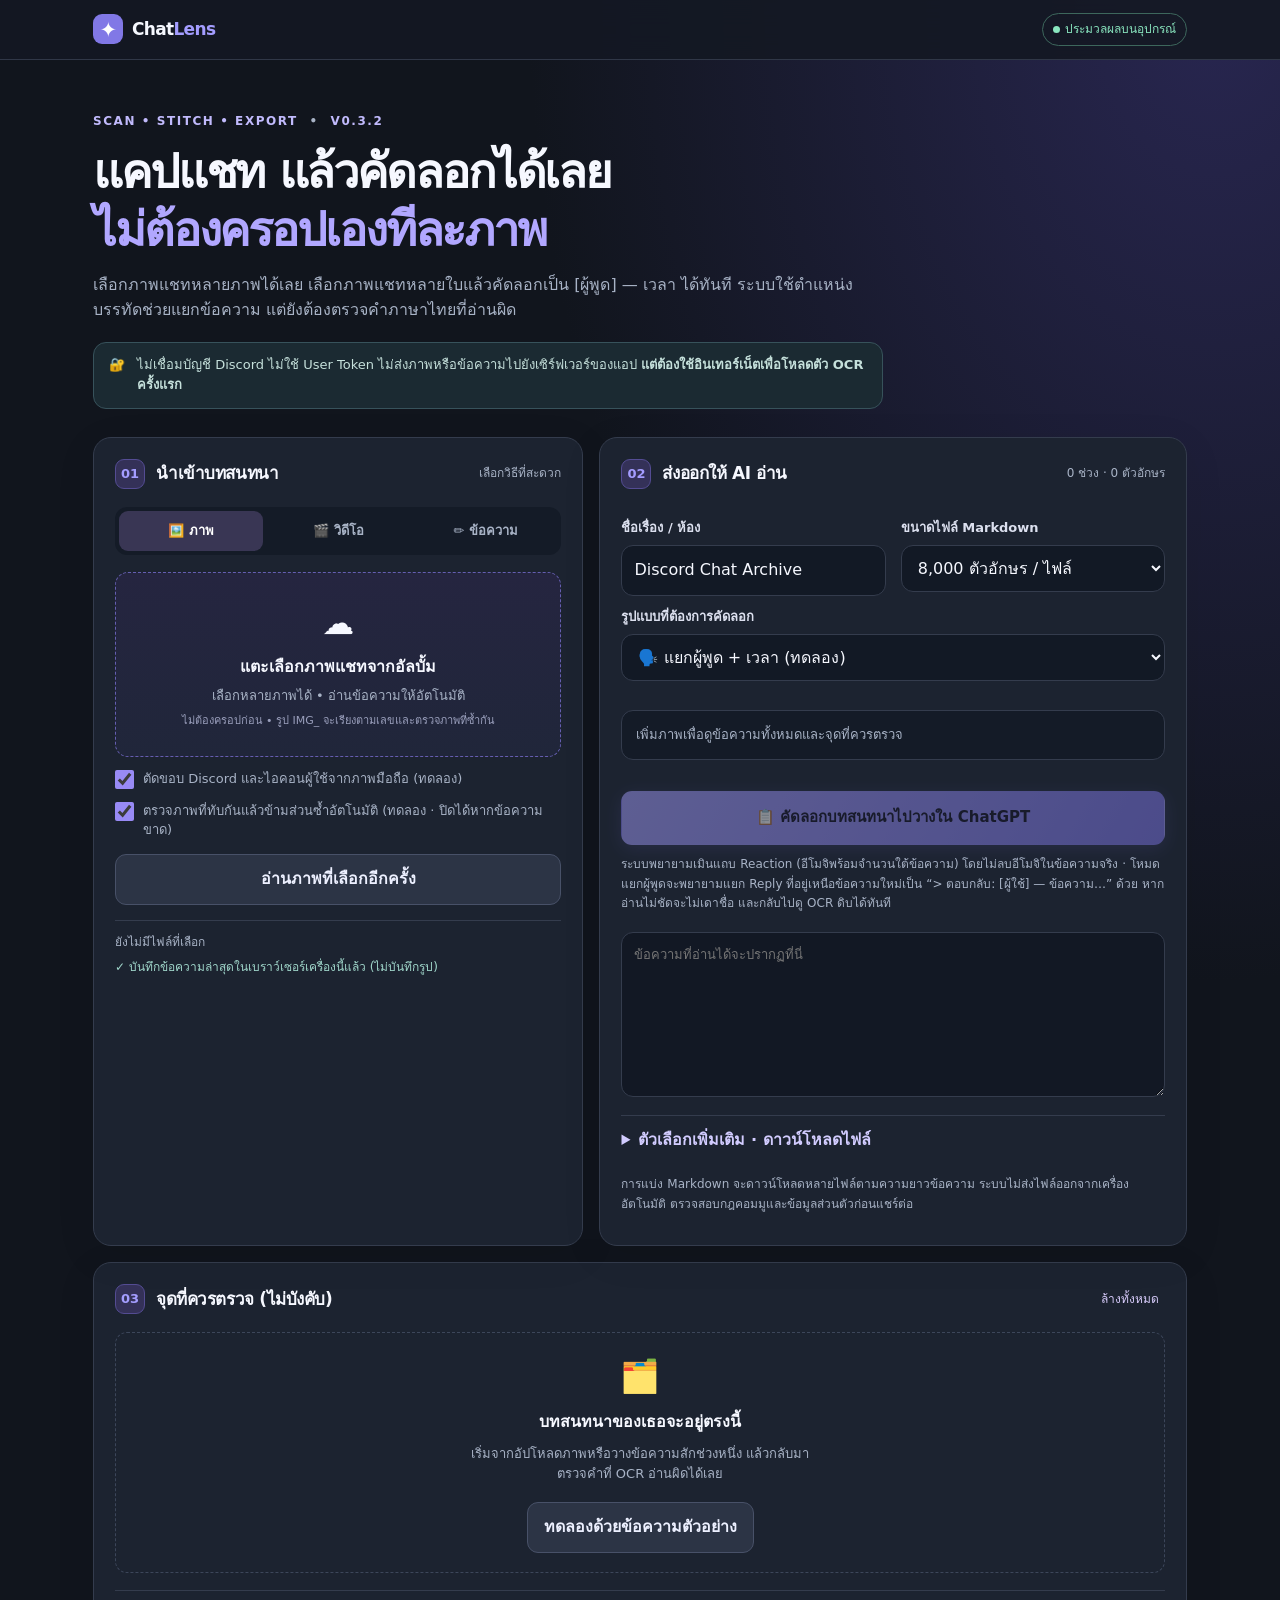
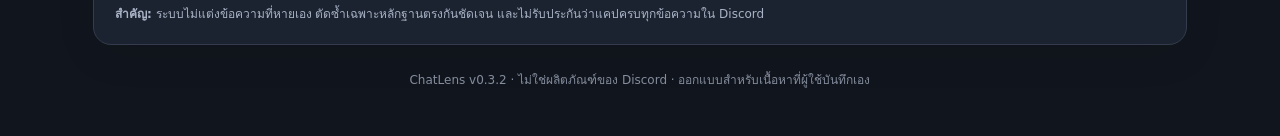
<file: index.html>
<!doctype html>
<html lang="th">
<head>
  <meta charset="utf-8">
  <meta name="viewport" content="width=device-width,initial-scale=1,viewport-fit=cover">
  <meta name="theme-color" content="#141923">
  <meta name="description" content="จัดเก็บข้อความจากภาพ วิดีโอ และข้อความที่คุณบันทึกเองจาก Discord โดยไม่ต้องใช้ Token">
  <title>ChatLens — Chat OCR to AI</title>
  <link rel="icon" href="icon.svg" type="image/svg+xml">
  <link rel="stylesheet" href="styles.css">
</head>
<body>
  <header class="topbar">
    <div class="top-inner">
      <a class="brand" href="#home" aria-label="ChatLens หน้าหลัก"><span class="brand-icon">✦</span><span>Chat<span class="brand-muted">Lens</span></span></a>
      <span class="privacy-pill"><span class="privacy-dot"></span>ประมวลผลบนอุปกรณ์</span>
    </div>
  </header>
  <main id="home" class="layout">
    <section class="hero">
      <div class="eyebrow">SCAN • STITCH • EXPORT <span>•</span> V0.3.2</div>
      <h1>แคปแชท แล้วคัดลอกได้เลย<br><span>ไม่ต้องครอปเองทีละภาพ</span></h1>
      <p>เลือกภาพแชทหลายภาพได้เลย เลือกภาพแชทหลายใบแล้วคัดลอกเป็น [ผู้พูด] — เวลา ได้ทันที ระบบใช้ตำแหน่งบรรทัดช่วยแยกข้อความ แต่ยังต้องตรวจคำภาษาไทยที่อ่านผิด</p>
      <div class="callout"><span>🔐</span><span>ไม่เชื่อมบัญชี Discord ไม่ใช้ User Token ไม่ส่งภาพหรือข้อความไปยังเซิร์ฟเวอร์ของแอป <strong>แต่ต้องใช้อินเทอร์เน็ตเพื่อโหลดตัว OCR ครั้งแรก</strong></span></div>
    </section>
    <div class="workspace">
      <section class="panel import-panel" aria-labelledby="import-title">
        <div class="panel-heading"><div><span class="step-number">01</span><h2 id="import-title">นำเข้าบทสนทนา</h2></div><span class="subtle">เลือกวิธีที่สะดวก</span></div>
        <div class="tabs" role="tablist" aria-label="วิธีนำเข้า">
          <button id="tab-image" class="tab active" type="button" role="tab" aria-selected="true" aria-controls="panel-image">🖼️ ภาพ</button>
          <button id="tab-video" class="tab" type="button" role="tab" aria-selected="false" aria-controls="panel-video">🎬 วิดีโอ <small>ทดลอง</small></button>
          <button id="tab-text" class="tab" type="button" role="tab" aria-selected="false" aria-controls="panel-text">✏️ ข้อความ</button>
        </div>
        <div id="panel-image" class="tab-panel">
          <label class="upload-box" for="image-input"><span class="upload-emoji">☁️</span><strong>แตะเลือกภาพแชทจากอัลบั้ม</strong><span>เลือกหลายภาพได้ • อ่านข้อความให้อัตโนมัติ</span><em>ไม่ต้องครอปก่อน • รูป IMG_ จะเรียงตามเลขและตรวจภาพที่ซ้ำกัน</em></label>
          <input id="image-input" type="file" accept="image/png,image/jpeg,image/webp,image/*" multiple hidden>
          <label class="toggle-line"><input id="auto-crop" type="checkbox" checked> ตัดขอบ Discord และไอคอนผู้ใช้จากภาพมือถือ (ทดลอง)</label>
           <label class="toggle-line"><input id="visual-overlap" type="checkbox" checked> ตรวจภาพที่ทับกันแล้วข้ามส่วนซ้ำอัตโนมัติ (ทดลอง · ปิดได้หากข้อความขาด)</label>
          <button id="start-image" class="secondary full" type="button">อ่านภาพที่เลือกอีกครั้ง</button>
        </div>
        <div id="panel-video" class="tab-panel" hidden>
          <label class="upload-box" for="video-input"><span class="upload-emoji">▶</span><strong>แตะเพื่อเลือกวิดีโอ</strong><span>MP4, MOV, WebM ขึ้นอยู่กับเบราว์เซอร์</span><em>ไม่รองรับทุก codec บนมือถือ · เหมาะกับคลิปสั้น</em></label>
          <input id="video-input" type="file" accept="video/*,.mp4,.mov,.webm" hidden>
          <label class="field-label" for="interval">อ่านภาพทุก ๆ กี่วินาที</label>
          <select id="interval"><option value="0.5">0.5 วินาที (ละเอียด ช้า)</option><option value="1" selected>1 วินาที (แนะนำ)</option><option value="2">2 วินาที (เร็ว อาจข้ามข้อความ)</option></select>
          <p class="hint">สูงสุด 48 เฟรมต่อรอบ หากคลิปยาวจะอ่านเพียงช่วงต้น โปรดแบ่งคลิปก่อนนำเข้า และเลื่อนแชทช้า ๆ ให้เฟรมซ้อนทับกัน</p>
          <button id="start-video" class="primary full" type="button">ลองอ่านข้อความจากวิดีโอ</button>
        </div>
        <div id="panel-text" class="tab-panel" hidden>
          <label class="field-label" for="pasted-text">วางบทสนทนา</label>
          <textarea id="pasted-text" rows="7" placeholder="วางข้อความ Discord ที่คัดลอกไว้ตรงนี้..." spellcheck="false"></textarea>
          <button id="add-text" class="primary full" type="button">เพิ่มข้อความลงคลัง</button>
        </div>
        <div class="file-summary" id="file-summary" aria-live="polite">ยังไม่มีไฟล์ที่เลือก</div><div class="subtle save-state" id="save-state" role="status">บันทึกข้อความที่อ่านได้ไว้บนอุปกรณ์นี้อัตโนมัติ (ไม่บันทึกรูป)</div>
        <div class="progress" id="progress-box" hidden><div class="progress-header"><span id="status-label">กำลังประมวลผล...</span><span id="progress-number">0%</span></div><div class="progress-track"><div id="progress-bar"></div></div></div>
      </section>

      <section class="panel export-panel" aria-labelledby="export-title">
      <div class="panel-heading"><div><span class="step-number">02</span><h2 id="export-title">ส่งออกให้ AI อ่าน</h2></div><span id="export-stats" class="subtle">0 ช่วง</span></div>
      <div class="export-grid">
        <div><label class="field-label" for="archive-title">ชื่อเรื่อง / ห้อง</label><input id="archive-title" value="Discord Chat Archive" maxlength="100"></div>
        <div><label class="field-label" for="chunk-size">ขนาดไฟล์ Markdown</label><select id="chunk-size"><option value="4000">4,000 ตัวอักษร / ไฟล์</option><option value="8000" selected>8,000 ตัวอักษร / ไฟล์</option><option value="15000">15,000 ตัวอักษร / ไฟล์</option></select></div>
      </div>
      <label class="field-label" for="output-format">รูปแบบที่ต้องการคัดลอก</label>
      <select id="output-format" class="output-format"><option value="structured" selected>🗣️ แยกผู้พูด + เวลา (ทดลอง)</option><option value="raw">📝 ข้อความ OCR ดิบ (ต้นฉบับ)</option></select>
      <div id="merge-summary" class="merge-summary">เพิ่มข้อความเพื่อดูผลรวมและรอยต่อที่ยังไม่ยืนยัน</div>
      <button id="copy-text" class="primary full copy-main" type="button" disabled>📋 คัดลอกบทสนทนาไปวางใน ChatGPT</button>
      <p class="hint">ระบบพยายามเมินแถบ Reaction (อีโมจิพร้อมจำนวนใต้ข้อความ) โดยไม่ลบอีโมจิในข้อความจริง · โหมดแยกผู้พูดจะพยายามแยก Reply ที่อยู่เหนือข้อความใหม่เป็น “> ตอบกลับ: [ผู้ใช้] — ข้อความ…” ด้วย หากอ่านไม่ชัดจะไม่เดาชื่อ และกลับไปดู OCR ดิบได้ทันที</p>
      <textarea id="merged-preview" rows="7" readonly aria-label="ข้อความทั้งหมดที่พร้อมคัดลอก" placeholder="ข้อความที่อ่านได้จะปรากฏที่นี่"></textarea>
      <details class="download-options"><summary>ตัวเลือกเพิ่มเติม · ดาวน์โหลดไฟล์</summary>
        <div class="action-row"><button id="export-md" class="secondary" type="button" disabled>Markdown</button><button id="export-txt" class="secondary" type="button" disabled>TXT</button><button id="export-json" class="secondary" type="button" disabled>JSON</button></div>
      </details>
      <p class="hint">การแบ่ง Markdown จะดาวน์โหลดหลายไฟล์ตามความยาวข้อความ ระบบไม่ส่งไฟล์ออกจากเครื่องอัตโนมัติ ตรวจสอบกฎคอมมูและข้อมูลส่วนตัวก่อนแชร์ต่อ</p>
    </section>
    </div>
    <section class="panel review-panel" aria-labelledby="review-title">
        <div class="panel-heading"><div><span class="step-number">03</span><h2 id="review-title">จุดที่ควรตรวจ (ไม่บังคับ)</h2></div><button id="clear-all" type="button" class="text-button">ล้างทั้งหมด</button></div>
        <div id="empty-state" class="empty-state"><span>🗂️</span><strong>บทสนทนาของเธอจะอยู่ตรงนี้</strong><p>เริ่มจากอัปโหลดภาพหรือวางข้อความสักช่วงหนึ่ง แล้วกลับมาตรวจคำที่ OCR อ่านผิดได้เลย</p><button id="demo" class="secondary" type="button">ทดลองด้วยข้อความตัวอย่าง</button></div>
        <div id="review-alerts" class="review-alerts" aria-live="polite"></div>
        <details id="review-details" class="review-details"><summary>เปิดดู / แก้ไขข้อความแต่ละภาพ (ไม่จำเป็นต้องตรวจทุกภาพ)</summary><div id="review-list" class="review-list" aria-live="polite"></div></details>
        <div class="footnote"><strong>สำคัญ:</strong> ระบบไม่แต่งข้อความที่หายเอง ตัดซ้ำเฉพาะหลักฐานตรงกันชัดเจน และไม่รับประกันว่าแคปครบทุกข้อความใน Discord</div>
      </section>
    <footer>ChatLens v0.3.2 · ไม่ใช่ผลิตภัณฑ์ของ Discord · ออกแบบสำหรับเนื้อหาที่ผู้ใช้บันทึกเอง</footer>
  </main>
  <script type="module" src="app.js"></script>
</body>
</html>
</file>
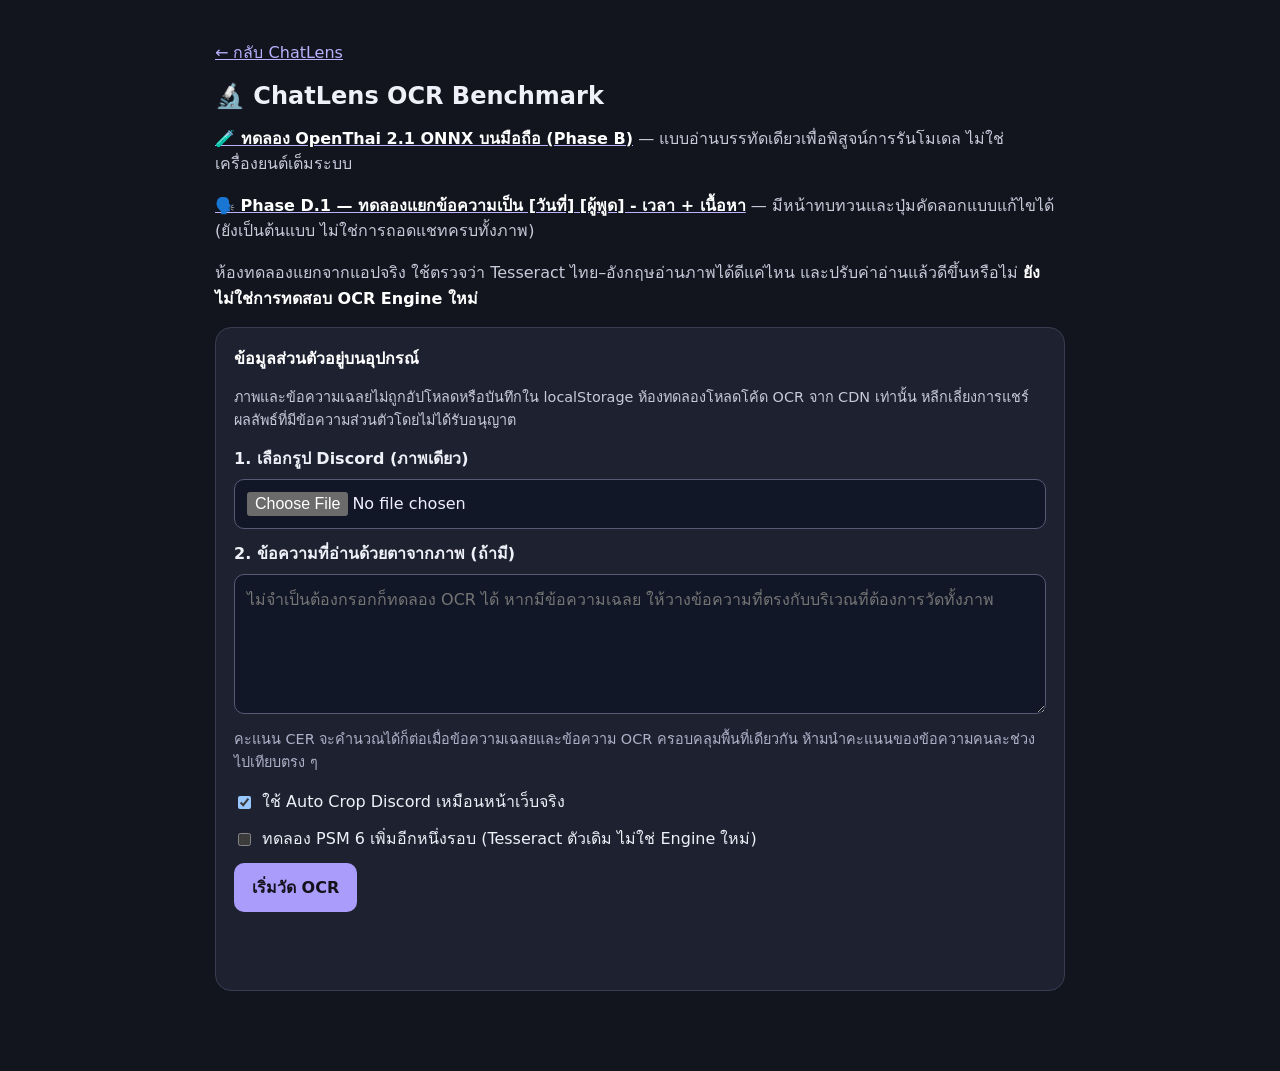
<file: bench/index.html>
<!doctype html>
<html lang="th">
<head>
  <meta charset="utf-8">
  <meta name="viewport" content="width=device-width,initial-scale=1,viewport-fit=cover">
  <meta name="theme-color" content="#141923">
  <title>ChatLens — OCR Benchmark (Experimental)</title>
  <style>
    :root{color-scheme:dark; font-family:system-ui,-apple-system,"Noto Sans Thai",sans-serif; background:#12151e;color:#eff0f8}
    body{margin:0}main{max-width:850px;margin:auto;padding:24px 16px 80px}
    a{color:#bcb0ff}h1{font-size:1.5rem;margin:.4rem 0}p{line-height:1.6;color:#c8cada}
    .card{border:1px solid #3a3b51;border-radius:16px;padding:18px;margin-top:16px;background:#1d2130}
    label{display:block;margin:12px 0 8px;font-weight:600}
    input[type=file],textarea{display:block;box-sizing:border-box;width:100%;padding:12px;color:#eef;background:#111726;border:1px solid #565a76;border-radius:10px;font:inherit}
    textarea{min-height:140px;resize:vertical;line-height:1.65}button{border:0;border-radius:10px;padding:12px 18px;background:#a99cfb;color:#14111b;font:inherit;font-weight:700;cursor:pointer;margin:4px 4px 4px 0}
    button:disabled{opacity:.5;cursor:not-allowed}.secondary{background:#353c55;color:#f1f1f8}.small{font-size:.9rem}
    .check{display:flex;align-items:flex-start;gap:8px;font-weight:400}.check input{margin-top:7px}
    .hint{font-size:.9rem;color:#acb1c7}.result{white-space:pre-wrap;overflow-wrap:anywhere;background:#111726;border:1px solid #444a60;border-radius:12px;padding:14px;font-family:ui-monospace,monospace;line-height:1.55}
    strong{color:#fff}#progress{min-height:1.5em;color:#c1b9ff}
  </style>
</head>
<body>
<main>
  <p><a href="../">← กลับ ChatLens</a></p>
  <h1>🔬 ChatLens OCR Benchmark</h1>
  <p><a href="openthai.html"><strong>🧪 ทดลอง OpenThai 2.1 ONNX บนมือถือ (Phase B)</strong></a> — แบบอ่านบรรทัดเดียวเพื่อพิสูจน์การรันโมเดล ไม่ใช่เครื่องยนต์เต็มระบบ</p>
  <p><a href="batch.html"><strong>🗣️ Phase D.1 — ทดลองแยกข้อความเป็น [วันที่] [ผู้พูด] - เวลา + เนื้อหา</strong></a> — มีหน้าทบทวนและปุ่มคัดลอกแบบแก้ไขได้ (ยังเป็นต้นแบบ ไม่ใช่การถอดแชทครบทั้งภาพ)</p>
  <p>ห้องทดลองแยกจากแอปจริง ใช้ตรวจว่า Tesseract ไทย–อังกฤษอ่านภาพได้ดีแค่ไหน และปรับค่าอ่านแล้วดีขึ้นหรือไม่ <strong>ยังไม่ใช่การทดสอบ OCR Engine ใหม่</strong></p>
  <div class="card">
    <strong>ข้อมูลส่วนตัวอยู่บนอุปกรณ์</strong>
    <p class="small">ภาพและข้อความเฉลยไม่ถูกอัปโหลดหรือบันทึกใน localStorage ห้องทดลองโหลดโค้ด OCR จาก CDN เท่านั้น หลีกเลี่ยงการแชร์ผลลัพธ์ที่มีข้อความส่วนตัวโดยไม่ได้รับอนุญาต</p>
    <label for="picture">1. เลือกรูป Discord (ภาพเดียว)</label>
    <input id="picture" type="file" accept="image/*">
    <label for="truth">2. ข้อความที่อ่านด้วยตาจากภาพ (ถ้ามี)</label>
    <textarea id="truth" spellcheck="false" placeholder="ไม่จำเป็นต้องกรอกก็ทดลอง OCR ได้ หากมีข้อความเฉลย ให้วางข้อความที่ตรงกับบริเวณที่ต้องการวัดทั้งภาพ"></textarea>
    <p class="hint">คะแนน CER จะคำนวณได้ก็ต่อเมื่อข้อความเฉลยและข้อความ OCR ครอบคลุมพื้นที่เดียวกัน ห้ามนำคะแนนของข้อความคนละช่วงไปเทียบตรง ๆ</p>
    <label class="check"><input id="crop" type="checkbox" checked> ใช้ Auto Crop Discord เหมือนหน้าเว็บจริง</label>
    <label class="check"><input id="psm6" type="checkbox"> ทดลอง PSM 6 เพิ่มอีกหนึ่งรอบ (Tesseract ตัวเดิม ไม่ใช่ Engine ใหม่)</label>
    <button id="run" type="button">เริ่มวัด OCR</button>
    <p id="progress" role="status" aria-live="polite"></p>
  </div>
  <div class="card" id="out" hidden>
    <h2 style="font-size:1.2rem">ผลการทดลอง</h2>
    <div id="report" class="result"></div>
    <button id="copy-summary" class="secondary" type="button">คัดลอกสรุปคะแนน</button>
    <label for="recognized">OCR ดิบจากการทดลอง (ตรวจเทียบได้)</label>
    <textarea id="recognized" readonly spellcheck="false"></textarea>
    <p class="hint">คัดลอกผล OCR ดิบจากช่องนี้ได้ตามต้องการ แต่แนะนำให้ตรวจคำสำคัญกับภาพก่อนนำไปใช้</p>
  </div>
</main>
<script type="module" src="./bench.js"></script>
</body>
</html>
</file>
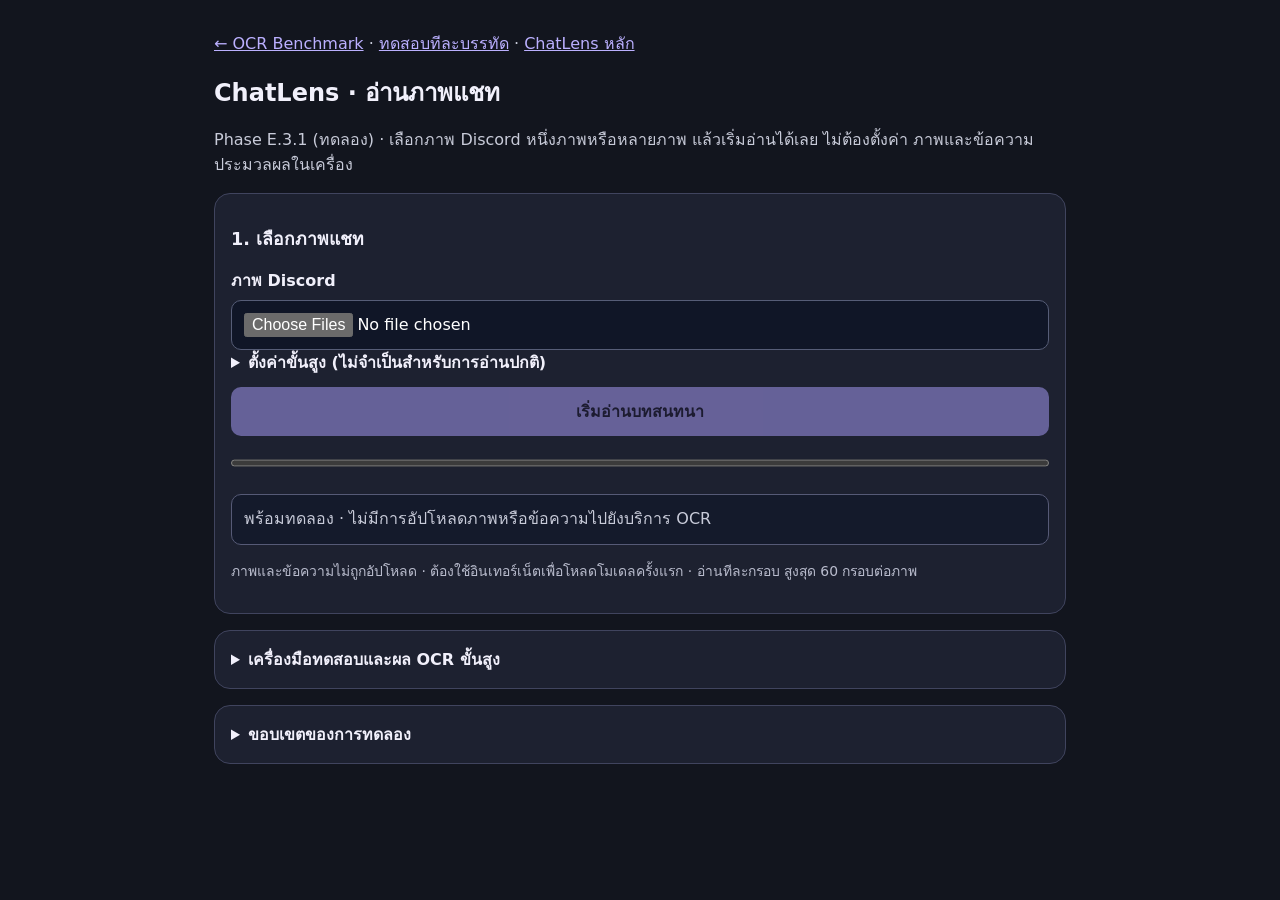
<file: bench/batch.html>
<!doctype html>
<html lang="th">
<head>
<meta charset="utf-8">
<meta name="viewport" content="width=device-width,initial-scale=1,viewport-fit=cover">
<meta name="theme-color" content="#141923">
<title>ChatLens — Phase E.3.1</title>
<style>
:root{color-scheme:dark;font-family:system-ui,-apple-system,"Noto Sans Thai",sans-serif;color:#f1f0fb;background:#12151e}
*{box-sizing:border-box}body{margin:0}main{max-width:880px;margin:auto;padding:16px 14px 88px}a{color:#bbb0ff}h1{font-size:1.5rem;margin:.5rem 0}h2{font-size:1.1rem}p{color:#c8cbd9;line-height:1.55}small,.muted{color:#aeb5ce}.card{background:#1d2130;border:1px solid #40445e;border-radius:16px;padding:16px;margin:16px 0}.notice{background:#141a2b;border:1px solid #565a76;border-radius:10px;padding:12px;overflow-wrap:anywhere;white-space:pre-wrap}
label{display:block;margin:13px 0 7px;font-weight:650}input[type=file],select,textarea{width:100%;display:block;border-radius:10px;padding:12px;border:1px solid #565d77;color:#fff;background:#101627;font:inherit}textarea{resize:vertical;min-height:72px;line-height:1.5}button{border:none;border-radius:10px;padding:12px 15px;font:inherit;font-weight:700;color:#1c1731;background:#aea1ff;cursor:pointer;min-height:46px}button:disabled{opacity:.5;cursor:not-allowed}.alt{background:#343b52;color:#fff}.warn{background:#725467;color:#fff}.controls{display:grid;grid-template-columns:1fr 1fr;gap:8px;margin:12px 0}.controls button:first-child{grid-column:1 / -1}.check{display:flex;gap:10px;align-items:start;font-weight:400}.check input{margin-top:7px}progress{width:100%;height:14px;accent-color:#b5a6ff;margin:8px 0}
.stats{display:grid;grid-template-columns:repeat(2,1fr);gap:8px}.stat{background:#101627;border-radius:10px;padding:10px}.stat strong{display:block;font-size:1.15rem}.results{display:grid;gap:12px}.result-row{background:#161b29;border:1px solid #424760;border-radius:13px;padding:12px}.row-head{display:flex;gap:8px;align-items:center;justify-content:space-between}.row-head strong{font-size:1rem}.tag{font-size:.8rem;padding:4px 8px;border-radius:99px;background:#3a405b;white-space:nowrap}.tag.same{background:#254d42}.tag.diff{background:#69502c}.tag.fail{background:#633e4a}.original{background:#10131d;border:1px solid #46445a;border-radius:9px;padding:6px;width:100%;max-height:86px;object-fit:contain;object-position:left center;margin:10px 0}.pair{display:grid;grid-template-columns:1fr 1fr;gap:8px}.pair > div{min-width:0}.pair-title{color:#bcb5f7;font-size:.86rem;margin-bottom:5px}.recognized{white-space:pre-wrap;overflow-wrap:anywhere;background:#0b1120;border:1px solid #38405d;padding:9px;border-radius:9px;min-height:80px;line-height:1.5}.changed{background:#88602e;color:#fff7dc;border-radius:2px}.truth{margin:10px 0 0}.truth textarea{min-height:62px}.score{font-size:.85rem;color:#c0baf5;margin-top:6px}.help{font-size:.87rem;color:#b9bccd}.review-list{display:grid;gap:7px;max-height:58vh;overflow:auto;margin-top:10px}.review-item{display:flex;align-items:flex-start;gap:10px;border:1px solid #484e65;border-radius:9px;padding:9px;margin:0;font-weight:400;cursor:pointer}.review-item input{flex:none;margin-top:8px;min-width:18px;min-height:18px}.review-desc{min-width:0;flex:1;display:grid;gap:3px}.review-desc strong{font-size:.87rem}.review-desc small{font-size:.79rem}.review-image{display:block;width:100%;max-height:54px;object-fit:contain;object-position:left center;background:#111521;border-radius:5px}.review-item:has(input:checked){border-color:#a69af2}
@media(max-width:560px){main{padding:13px 12px 80px}.pair{grid-template-columns:1fr}.controls{grid-template-columns:1fr}.controls button:first-child{grid-column:auto}.card{padding:13px}.recognized{min-height:0}}
[hidden]{display:none!important}summary{cursor:pointer;font-weight:650}#copy-transcript{width:100%;margin:8px 0}#transcript-refresh{font-size:.85rem}
.queue-list{padding:0;list-style:none;display:grid;gap:6px}.queue-list li{display:flex;gap:6px;align-items:center;border:1px solid #40445e;padding:8px;border-radius:10px}.queue-list span{flex:1;min-width:0;overflow-wrap:anywhere}.queue-list button{min-width:46px;padding:8px}
</style>
</head>
<body><main>
<p><a href="./">← OCR Benchmark</a> · <a href="openthai.html">ทดสอบทีละบรรทัด</a> · <a href="../">ChatLens หลัก</a></p>
<h1>ChatLens · อ่านภาพแชท</h1>
<p>Phase E.3.1 (ทดลอง) · เลือกภาพ Discord หนึ่งภาพหรือหลายภาพ แล้วเริ่มอ่านได้เลย ไม่ต้องตั้งค่า ภาพและข้อความประมวลผลในเครื่อง</p>
<div class="card">
 <h2>1. เลือกภาพแชท</h2>
 <label for="photo">ภาพ Discord</label><input id="photo" type="file" accept="image/*" multiple>
 <section id="queue-panel" hidden><p class="help">ตรวจลำดับภาพจากบนลงล่างก่อนเริ่ม · สูงสุด 20 ภาพต่อชุด · รวมข้อความซ้อนเมื่อมีหลักฐานจากภาพ · รอยต่อที่ไม่แน่ใจจะแสดงแยก</p><ol id="queue-list" class="queue-list"></ol><label for="queue-progress">ความคืบหน้าทั้งชุด</label><progress id="queue-progress" max="1" value="0"></progress><button id="queue-copy-safe" type="button" class="alt" disabled>คัดลอกสรุปเทคนิคทั้งชุด (ไม่รวมแชท)</button></section>
 <details id="advanced-settings"><summary>ตั้งค่าขั้นสูง (ไม่จำเป็นสำหรับการอ่านปกติ)</summary>
 <label for="scope">จำนวนบรรทัดที่จะเทียบ</label>
 <select id="scope"><option value="sample12">เลือกกระจายตามตำแหน่ง 12 บรรทัดเนื้อหา (แนะนำสำหรับ iPhone)</option><option value="bodyall">ทุกบรรทัดเนื้อหาที่ตรวจพบ (ไม่เกิน 60)</option><option value="all" selected>ทุกกรอบข้อความที่ตรวจพบ (สูงสุด 60 กรอบ ไม่รวมภาพล้วน)</option></select>
 <label class="check"><input id="crop" type="checkbox" checked>ใช้ Auto Crop แบบเผื่อขอบข้อความ</label>
  <label class="check"><input id="focus-body" type="checkbox" checked>โฟกัสเฉพาะข้อความเนื้อหา: กรองพิกเซลสีของรูป/อีโมจิ และให้ทั้งสอง OCR อ่านภาพครอปเดียวกัน (ทดลอง)</label>
 <label class="check"><input id="layout-focus" type="checkbox" checked>ทดลองแยกคอลัมน์เนื้อหาและปิดรูป/อีโมจิท้ายบรรทัดตามขอบเขตภาพ (ใช้คู่กับตัวกรองด้านบน ปิดได้หากตัวอักษรหาย)</label>
 <label class="check"><input id="extend-text" type="checkbox" checked>ลองขยายกรอบทางขวาเมื่อพบพิกเซลตัวหนังสือต่อจากขอบ Tesseract (ปิดได้หากติดข้อความอื่น)</label>
 <label class="check"><input id="layout-headers" type="checkbox" checked>ทดลองหาแถวชื่อผู้พูดจากตำแหน่งและสีชื่อ แยกอ่านชื่อ/เวลาก่อนประกอบแชท (ปิดได้หากจัดกลุ่มผิด)</label>
 <label class="check"><input id="text-only" type="checkbox" checked>ทดลองแยกเฉพาะสีตัวอักษรในกรอบ OCR (ไม่ใช่ AI จำแนกรูป: อาจเหลือชิ้นส่วนภาพ หรือปิดสีข้อความผิดได้)</label>
  <label class="check"><input id="invert" type="checkbox" checked>กลับสีพื้นหลังมืดเป็นสว่างก่อนให้ OpenThai อ่าน (ทดลอง)</label>
 <label for="channels">ลำดับสีของ OpenThai</label><select id="channels"><option value="bgr">BGR (ค่าเริ่มต้น)</option><option value="rgb">RGB (ทางเลือกทดลอง)</option></select>
 <div class="controls"><button id="review" class="alt" type="button">ตรวจกรอบก่อนอ่าน (ขั้นสูง)</button></div>
 </details>
 <div class="controls"><button id="start" type="button">เริ่มอ่านบทสนทนา</button><button id="stop" class="warn" type="button" disabled hidden>หยุดหลังบรรทัดปัจจุบัน</button></div>
 <progress id="progress" max="1" value="0"></progress><p id="status" class="notice" role="status" aria-live="polite">พร้อมทดลอง · ไม่มีการอัปโหลดภาพหรือข้อความไปยังบริการ OCR</p>
 <p class="help">ภาพและข้อความไม่ถูกอัปโหลด · ต้องใช้อินเทอร์เน็ตเพื่อโหลดโมเดลครั้งแรก · อ่านทีละกรอบ สูงสุด 60 กรอบต่อภาพ</p>
</div>
<section class="card" id="transcript-panel" hidden>
 <h2>2. บทสนทนา (ตรวจแก้ได้)</h2>
 <p class="help">อ่านเสร็จแล้วตรวจชื่อ เวลา และข้อความกับภาพต้นฉบับ สามารถแก้ในช่องนี้ได้เลย</p>
 <textarea id="transcript-text" rows="16" spellcheck="false" aria-label="ร่างบทสนทนาที่แก้ไขได้"></textarea>
 <p class="help" id="transcript-warning"></p>
 <button id="copy-transcript" type="button">คัดลอกบทสนทนา</button>
 <button id="transcript-refresh" type="button" class="alt">สร้างร่างใหม่จากผล OCR (ทับข้อความแก้ไข)</button>
 </section>
<details id="advanced-results" class="card"><summary>เครื่องมือทดสอบและผล OCR ขั้นสูง</summary>
<details id="review-panel" class="card" hidden><summary id="review-summary" style="font-weight:700;cursor:pointer">ยังไม่ได้ตรวจบรรทัด</summary><p class="help">กรอบภาพล้วนจะไม่ถูกอ่านอัตโนมัติ ส่วนกรอบสำรองจะอ่านเมื่อผลหลักไม่ตรงกัน หรือเลือกอ่านเอง แต่ยังตรวจดูและติ๊กเองได้ ไม่มีกรอบไหนถูกลบจากภาพต้นฉบับ ติ๊กเพื่อเพิ่มข้อความสั้น ชื่อผู้ใช้ หรือ Reply ที่ตัวจำแนกข้ามไว้ได้สูงสุด 60 บรรทัด การเลือกเพิ่มใช้ทดสอบเท่านั้น ไม่เปลี่ยนข้อความต้นฉบับ</p><div id="review-lines" class="review-list"></div></details>
<div class="card" id="report" hidden>
 <h2>3. ผลเทียบ OCR (สำหรับวินิจฉัย)</h2><div id="stats" class="stats"></div><p id="accuracy" class="notice">บรรทัดที่อ่านเหมือนกัน ไม่ได้แปลว่าอ่านถูก</p>
 <button id="copy-safe" class="alt" type="button" disabled>คัดลอกสรุปเทคนิค (ไม่รวมแชท)</button>
 <button id="copy-text" class="alt" type="button">คัดลอกผลเทียบที่มีข้อความแชท</button>
 <p class="help">ช่องเฉลยควรใส่เฉพาะตัวอักษรที่ปรากฏจริงในกรอบที่ส่งเข้า OCR (ระบบจะไม่คำนวณ CER เมื่อมีวงเล็บบรรยายภาพ/อีโมจิ) อย่าใส่คำอธิบายแทนภาพ เช่น (โปรไฟล์) หรือ (อิโมจิ) มิฉะนั้น CER จะคลาดเคลื่อน โหมดกรองอาจลบอีโมจิที่อยู่ในเนื้อหาจริงด้วย ใช้เพื่อทดสอบเท่านั้น</p>
  <p class="help">ปุ่มนี้คัดลอกข้อความแชทจริง โปรดระวังเมื่อนำไปแชร์ ส่วนปุ่มสรุปเทคนิคด้านบนไม่รวมเนื้อหาแชท</p>
</div>

 <details id="technical-results" class="card"><summary style="cursor:pointer;font-weight:700">🔎 ดูกรอบ OCR รายบรรทัด (สำหรับตรวจข้อผิดพลาด)</summary><div id="results" class="results" aria-live="off"></div></details>
</details>
<div id="fallback" class="card" hidden><label for="fallback-text">เลือกคัดลอกข้อความนี้ด้วยตนเอง</label><textarea id="fallback-text" rows="10"></textarea></div>
<details class="card"><summary>ขอบเขตของการทดลอง</summary><p>คำว่า "กรอบ" ในหน้านี้ไม่ใช่จำนวนข้อความ Discord จริง เพราะ Tesseract อาจตรวจพบรูปภาพ/โปรไฟล์เป็นกรอบ OCR ด้วย ตัวทดลองนี้ยังไม่ใช่ตัวแยกโครงสร้าง Discord เต็มระบบ และอาจพลาดข้อความที่ Tesseract ไม่ตรวจพบเลย ตัวตรวจจับตำแหน่งบรรทัดยังใช้ Tesseract.js; OpenThai ใช้เพียงโมเดล <code>rec.onnx</code> + พจนานุกรม และ ONNX Runtime Web ผ่าน WASM ไม่ใช่ระบบ OpenThai เต็มที่มี det/rec2 และการแก้ภาษาไทยครบถ้วน ผลเปรียบเทียบนี้ยังไม่ใช่ความแม่นของ ChatLens ทั้งห้องแชท</p></details>
</main><script type="module" src="./batch.js?build=phase-e31-20261128"></script></body></html>
</file>
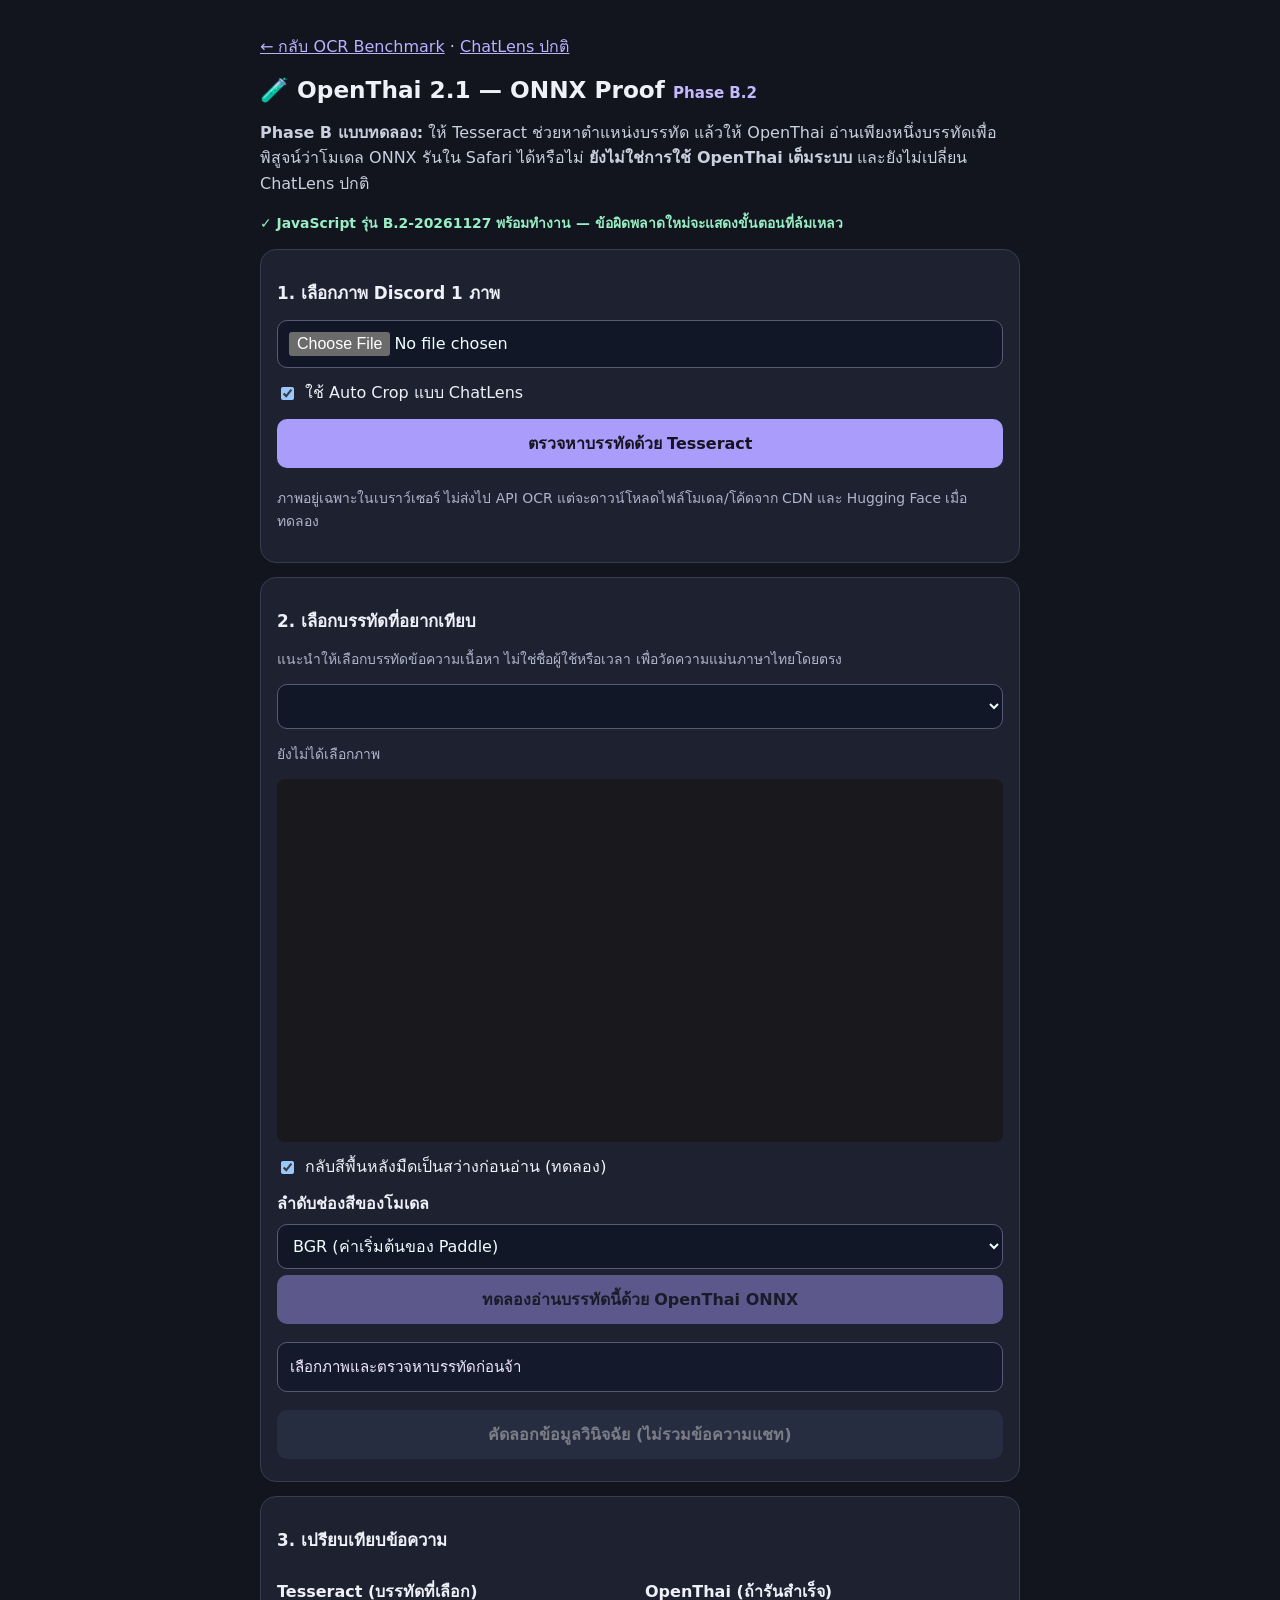
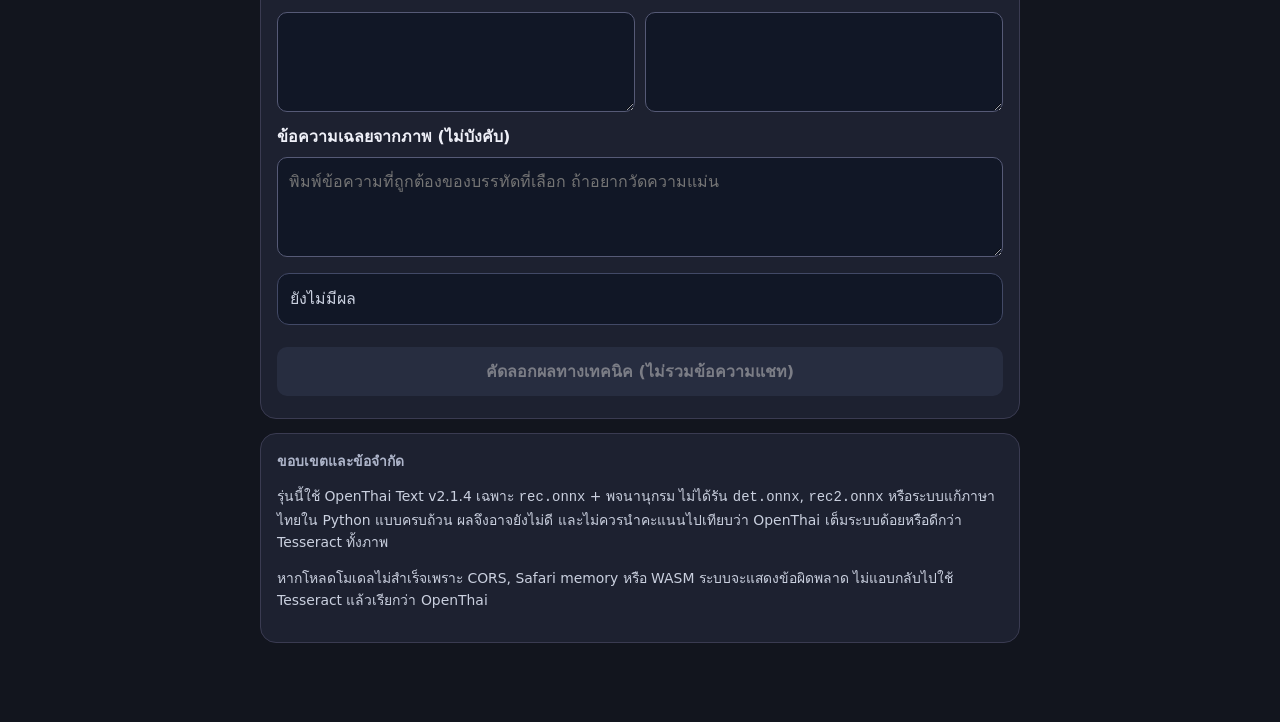
<file: bench/openthai.html>
<!doctype html>
<html lang="th">
<head>
 <meta charset="utf-8">
 <meta name="viewport" content="width=device-width,initial-scale=1,viewport-fit=cover">
 <meta name="theme-color" content="#141923">
 <title>ChatLens — OpenThai ONNX Proof (Phase B)</title>
 <style>
 :root{color-scheme:dark;font-family:system-ui,-apple-system,"Noto Sans Thai",sans-serif;background:#12151e;color:#eff0f8}
 body{margin:0}main{max-width:760px;margin:auto;padding:18px 16px 80px}
 a{color:#bcb0ff}h1{font-size:1.45rem;margin:.4rem 0}h2{font-size:1.05rem}p{line-height:1.6;color:#cad0df}
 .card{border:1px solid #3a3b51;border-radius:16px;padding:16px;margin-top:14px;background:#1d2130}
 label{display:block;margin:12px 0 8px;font-weight:600}input[type=file],input[type=text],textarea,select{box-sizing:border-box;display:block;width:100%;padding:11px;color:#eff;background:#111726;border:1px solid #565a76;border-radius:10px;font:inherit}
 textarea{resize:vertical;min-height:100px;line-height:1.6}button{border:0;border-radius:10px;padding:12px 18px;background:#a99cfb;color:#171421;font:inherit;font-weight:700;margin:6px 0;cursor:pointer;width:100%}button:disabled{opacity:.45;cursor:not-allowed}.secondary{background:#353c55;color:#eee}
 .check{display:flex;gap:8px;align-items:flex-start;font-weight:400}.check input{margin-top:7px}
 .muted{font-size:.87rem;color:#aeb5ca}#progress{min-height:24px;font-size:.94rem;color:#f1eaff;overflow-wrap:anywhere;background:#141a2b;border:1px solid #565a76;border-radius:10px;padding:12px;margin:12px 0}
 #view{width:100%;height:auto;background:#18181d;border-radius:8px;display:block;max-height:440px;object-fit:contain;object-position:top}
 .two{display:grid;grid-template-columns:1fr 1fr;gap:10px}@media(max-width:420px){.two{grid-template-columns:1fr}}
 .status{white-space:pre-wrap;overflow-wrap:anywhere;background:#111726;border:1px solid #424966;border-radius:12px;padding:12px}
 </style>
</head>
<body><main>
 <p><a href="./">← กลับ OCR Benchmark</a> · <a href="../">ChatLens ปกติ</a></p>
 <h1>🧪 OpenThai 2.1 — ONNX Proof <small style="font-size:.65em;color:#c4b8ff">Phase B.2</small></h1>
 <p><strong>Phase B แบบทดลอง:</strong> ให้ Tesseract ช่วยหาตำแหน่งบรรทัด แล้วให้ OpenThai อ่านเพียงหนึ่งบรรทัดเพื่อพิสูจน์ว่าโมเดล ONNX รันใน Safari ได้หรือไม่ <strong>ยังไม่ใช่การใช้ OpenThai เต็มระบบ</strong> และยังไม่เปลี่ยน ChatLens ปกติ</p>
 <p id="client-build" class="muted" style="font-weight:700;color:#ffd88d" role="status">⚠️ JavaScript รุ่น B.2 ยังไม่เริ่มทำงาน (ถ้าไม่เปลี่ยน แสดงว่ายังได้ไฟล์เก่าจากแคช)</p>
 <div class="card">
  <h2>1. เลือกภาพ Discord 1 ภาพ</h2>
  <input id="photo" type="file" accept="image/*">
  <label class="check"><input id="crop" type="checkbox" checked> ใช้ Auto Crop แบบ ChatLens</label>
  <button id="choose" type="button">ตรวจหาบรรทัดด้วย Tesseract</button>
  <p class="muted">ภาพอยู่เฉพาะในเบราว์เซอร์ ไม่ส่งไป API OCR แต่จะดาวน์โหลดไฟล์โมเดล/โค้ดจาก CDN และ Hugging Face เมื่อทดลอง</p>
 </div>
 <div class="card">
  <h2>2. เลือกบรรทัดที่อยากเทียบ</h2>
   <p class="muted">แนะนำให้เลือกบรรทัดข้อความเนื้อหา ไม่ใช่ชื่อผู้ใช้หรือเวลา เพื่อวัดความแม่นภาษาไทยโดยตรง</p>
  <select id="line" aria-label="บรรทัดที่ต้องการตรวจ"></select>
  <p id="extract" class="muted">ยังไม่ได้เลือกภาพ</p>
  <canvas id="view" aria-label="ภาพพร้อมกรอบบรรทัดที่เลือก"></canvas>
  <label class="check"><input id="invert" type="checkbox" checked> กลับสีพื้นหลังมืดเป็นสว่างก่อนอ่าน (ทดลอง)</label>
  <label for="channels">ลำดับช่องสีของโมเดล</label>
  <select id="channels"><option value="bgr">BGR (ค่าเริ่มต้นของ Paddle)</option><option value="rgb">RGB (ทดสอบหาก BGR เพี้ยน)</option></select>
  <button id="recognize" type="button" disabled>ทดลองอ่านบรรทัดนี้ด้วย OpenThai ONNX</button>
  <p id="progress" role="status" aria-live="polite">เลือกภาพและตรวจหาบรรทัดก่อนจ้า</p>
   <pre id="error-detail" class="status" role="alert" hidden style="font-size:.88rem;color:#fff;white-space:pre-wrap"></pre>
   <button id="copy-error" class="secondary" type="button" disabled>คัดลอกข้อมูลวินิจฉัย (ไม่รวมข้อความแชท)</button>
 </div>
 <div class="card">
  <h2>3. เปรียบเทียบข้อความ</h2>
  <div class="two">
   <div><label for="baseline">Tesseract (บรรทัดที่เลือก)</label><textarea id="baseline" readonly></textarea></div>
   <div><label for="openthai">OpenThai (ถ้ารันสำเร็จ)</label><textarea id="openthai" readonly></textarea></div>
  </div>
  <label for="truth">ข้อความเฉลยจากภาพ (ไม่บังคับ)</label><textarea id="truth" placeholder="พิมพ์ข้อความที่ถูกต้องของบรรทัดที่เลือก ถ้าอยากวัดความแม่น"></textarea>
  <p id="score" class="status" aria-live="polite">ยังไม่มีผล</p>
  <button class="secondary" id="copy" type="button" disabled>คัดลอกผลทางเทคนิค (ไม่รวมข้อความแชท)</button>
 </div>
 <div class="card muted">
  <strong>ขอบเขตและข้อจำกัด</strong>
  <p>รุ่นนี้ใช้ OpenThai Text v2.1.4 เฉพาะ <code>rec.onnx</code> + พจนานุกรม ไม่ได้รัน <code>det.onnx</code>, <code>rec2.onnx</code> หรือระบบแก้ภาษาไทยใน Python แบบครบถ้วน ผลจึงอาจยังไม่ดี และไม่ควรนำคะแนนไปเทียบว่า OpenThai เต็มระบบด้อยหรือดีกว่า Tesseract ทั้งภาพ</p>
  <p>หากโหลดโมเดลไม่สำเร็จเพราะ CORS, Safari memory หรือ WASM ระบบจะแสดงข้อผิดพลาด ไม่แอบกลับไปใช้ Tesseract แล้วเรียกว่า OpenThai</p>
 </div>
</main><script type="module" src="./openthai.js?build=b2-20261127"></script></body></html>
</file>
<file: styles.css>
:root{color-scheme:dark;--bg:#11151d;--panel:#1c2330;--inset:#141b27;--border:#343c4d;--muted:#a8b3c6;--ink:#f6f8ff;--accent:#a49dff;--accent2:#7065ed;--ok:#8ae6bf;font:16px/1.55 system-ui,-apple-system,"Segoe UI",sans-serif}*{box-sizing:border-box}html{scroll-behavior:smooth}body{background:radial-gradient(ellipse at 95% 0%,#282650 0,transparent 40%),var(--bg);color:var(--ink);margin:0;min-height:100dvh}button,input,textarea,select{font:inherit}button{cursor:pointer}button:disabled{cursor:not-allowed;opacity:.48}button:focus-visible,a:focus-visible,input:focus-visible,select:focus-visible,textarea:focus-visible{outline:2px solid #bbb5ff;outline-offset:3px}a{color:inherit;text-decoration:none}input,textarea,select{background:#121925;border:1px solid var(--border);border-radius:12px;color:var(--ink);width:100%;padding:12px;min-width:0}textarea{resize:vertical;line-height:1.5}.topbar{border-bottom:1px solid #303747;position:sticky;top:0;z-index:2;background:#141923ea;backdrop-filter:blur(16px)}.top-inner{max-width:1130px;margin:auto;display:flex;justify-content:space-between;align-items:center;padding:13px 18px;gap:10px}.brand{display:inline-flex;align-items:center;gap:9px;font-size:17px;font-weight:790;letter-spacing:-.04em}.brand-icon{display:grid;place-items:center;width:30px;height:30px;background:#8178e6;border-radius:9px;color:white;font-size:21px}.brand-muted{color:var(--accent)}.privacy-pill{font-size:12px;color:var(--ok);border:1px solid #3d675c;border-radius:99px;padding:6px 10px;white-space:nowrap}.privacy-dot{display:inline-block;width:7px;height:7px;border-radius:50%;background:var(--ok);margin-right:5px}.layout{max-width:1130px;margin:0 auto;padding:24px 18px 40px}.hero{max-width:790px;padding:28px 0 28px}.eyebrow{font-size:12px;color:#c1bafc;font-weight:760;letter-spacing:.13em}.eyebrow span{padding:0 6px;color:var(--muted)}h1{font-size:clamp(29px,4vw,47px);line-height:1.24;letter-spacing:-.045em;margin:13px 0 13px}h1 span{color:#b1a7ff}.hero p{margin:0;color:var(--muted);font-size:16px}.callout{display:flex;gap:12px;margin-top:20px;padding:12px 15px;background:#1b2a32;border:1px solid #37525b;border-radius:13px;color:#c6e1dc;font-size:13px}.workspace{display:grid;grid-template-columns:minmax(0,.91fr) minmax(0,1.09fr);gap:16px}.panel{background:var(--panel);border:1px solid var(--border);border-radius:18px;padding:21px;min-width:0;box-shadow:0 10px 40px #00000014}.panel-heading{display:flex;justify-content:space-between;align-items:center;gap:12px;margin-bottom:18px}.panel-heading>div{display:flex;gap:11px;align-items:center}.step-number{font-size:13px;font-weight:800;color:var(--accent);background:#343158;border:1px solid #544c93;border-radius:9px;display:grid;place-items:center;width:30px;height:30px}h2{font-size:17px;letter-spacing:-.025em;margin:0}.subtle{font-size:12px;color:var(--muted)}.tabs{display:flex;gap:4px;background:var(--inset);padding:4px;border-radius:12px;margin-bottom:17px}.tab{flex:1;min-width:0;border:0;border-radius:9px;color:var(--muted);background:transparent;padding:10px 4px;font-size:13px;font-weight:670;white-space:nowrap}.tab.active{background:#393654;color:#fff}.tab small{display:none}.upload-box{min-height:185px;border:1.5px dashed #655eb0;display:flex;flex-direction:column;justify-content:center;align-items:center;text-align:center;padding:18px;gap:6px;border-radius:13px;background:linear-gradient(180deg,#252540,#20263a);cursor:pointer}.upload-box:hover{border-color:#a69cff}.upload-emoji{font-size:32px}.upload-box>span:not(.upload-emoji){font-size:13px;color:var(--muted)}.upload-box em{font-size:11px;font-style:normal;color:#9a9fbc}.primary,.secondary{border-radius:11px;padding:12px 16px;font-weight:730;border:1px solid transparent}.primary{background:linear-gradient(120deg,#a69fff,#8078ed);color:#151326}.secondary{background:#2c3445;color:#edf0ff;border-color:#485168}.full{width:100%;margin-top:14px}.field-label{display:block;color:#dce0ef;font-size:13px;font-weight:650;margin:11px 0 7px}.hint{font-size:12px;color:var(--muted);line-height:1.65;margin:10px 0}.file-summary{font-size:12px;color:var(--muted);margin-top:15px;padding-top:12px;border-top:1px solid var(--border);overflow-wrap:anywhere}.progress{margin-top:16px}.progress-header{display:flex;justify-content:space-between;gap:10px;font-size:12px;color:var(--muted);margin-bottom:7px}.progress-track{height:7px;border-radius:99px;background:#111827;overflow:hidden}.progress-track>div{height:100%;width:0%;border-radius:99px;background:#a39bff;transition:width .18s}.review-list{display:grid;gap:12px;max-height:600px;overflow:auto}.empty-state{text-align:center;border:1px dashed #3c465a;border-radius:12px;padding:27px 16px}.empty-state>span{font-size:32px;display:block}.empty-state strong{display:block;margin-top:8px}.empty-state p{color:var(--muted);font-size:13px;max-width:360px;margin:9px auto 18px}.footnote{border-top:1px solid var(--border);margin-top:17px;padding-top:14px;color:var(--muted);font-size:12px}.review-item{background:var(--inset);border:1px solid #343b50;border-radius:12px;padding:12px}.review-head{display:flex;justify-content:space-between;align-items:start;gap:12px;margin-bottom:10px}.review-name{font-size:12px;color:#d2cfff;font-weight:730;overflow-wrap:anywhere}.review-meta{color:var(--muted);font-size:11px;margin-top:2px}.mini-actions{display:flex;gap:4px}.icon-button{border:1px solid #434b62;color:#e3e6fd;background:#30364a;border-radius:8px;width:29px;height:29px;display:grid;place-items:center}.review-item textarea{font-size:13px;min-height:90px}.text-button{border:0;background:none;color:#d6cafa;font-size:12px}.export-panel{margin-top:17px}.export-grid{display:grid;grid-template-columns:1fr 1fr;gap:15px}.merge-summary{background:var(--inset);border:1px solid var(--border);border-radius:12px;font-size:13px;color:var(--muted);padding:14px;margin:17px 0;white-space:pre-wrap}.action-row{display:flex;gap:10px;flex-wrap:wrap}.action-row .primary{flex:1}footer{text-align:center;font-size:12px;color:#858d9e;padding:26px 0 6px}@media(max-width:760px){.layout{padding:13px 12px 24px}.top-inner{padding:11px 12px}.privacy-pill{font-size:10px;padding:5px 7px}.brand{font-size:15px}.hero{padding:17px 3px 21px}.hero p{font-size:14px}.callout{font-size:12px}.workspace{grid-template-columns:1fr;gap:12px}.panel{padding:15px;border-radius:15px}.panel-heading{margin-bottom:14px}.subtle{font-size:11px}.upload-box{min-height:165px}.tab small{display:inline;font-size:9px}.export-grid{grid-template-columns:1fr;gap:2px}.action-row>.primary{flex-basis:100%}.review-list{max-height:none}.review-item textarea{min-height:105px}}@media(prefers-reduced-motion:reduce){*{scroll-behavior:auto;transition:none!important}}

/* ChatLens 0.2: output-first mobile flow */
.workspace .export-panel{margin-top:0}
.review-panel{margin-top:16px}
.toggle-line{margin-top:12px;display:flex;align-items:flex-start;gap:9px;font-size:13px;color:var(--muted);line-height:1.5;cursor:pointer}
.toggle-line input{width:19px;height:19px;margin:1px 0 0;flex:0 0 19px;accent-color:#988af5}
.copy-main{min-height:54px;font-size:15px;box-shadow:0 4px 18px #8078ed40}
#merged-preview{margin-top:8px;min-height:165px;max-height:330px;font-size:13px;background:#121824;overflow:auto}
.save-state{margin-top:8px;line-height:1.45;color:#a0d7cb}
.review-details{margin-top:12px}
.review-details summary,.download-options summary{cursor:pointer;font-weight:670;color:#d2ccff;padding:12px 0;user-select:none}
.review-details[hidden],[hidden]{display:none!important}
.download-options{margin-top:10px;border-top:1px solid var(--border)}
.download-options .action-row{padding:6px 0 4px}
.review-warning{width:100%;text-align:left;background:#28273e;color:#e1daf9;border:1px solid #5e5275;border-radius:10px;padding:12px;margin-top:7px;font-size:13px}
.review-warning:hover{border-color:#9b8cdd}
.source-preview{display:block;max-width:320px;width:100%;height:auto;margin-top:10px;border-radius:10px;border:1px solid var(--border)}
.review-list{max-height:none;margin-top:10px}
.review-panel .empty-state{padding:19px 10px}
@media(max-width:760px){.workspace{grid-template-columns:1fr}.review-panel{margin-top:12px}.copy-main{position:sticky;bottom:12px;z-index:1}.review-warning{font-size:12px}.export-panel .panel-heading{margin-bottom:10px}.hero{padding-bottom:16px}#merged-preview{min-height:180px}}

.output-format{width:100%;margin:0 0 12px;min-height:44px;}
</file>
